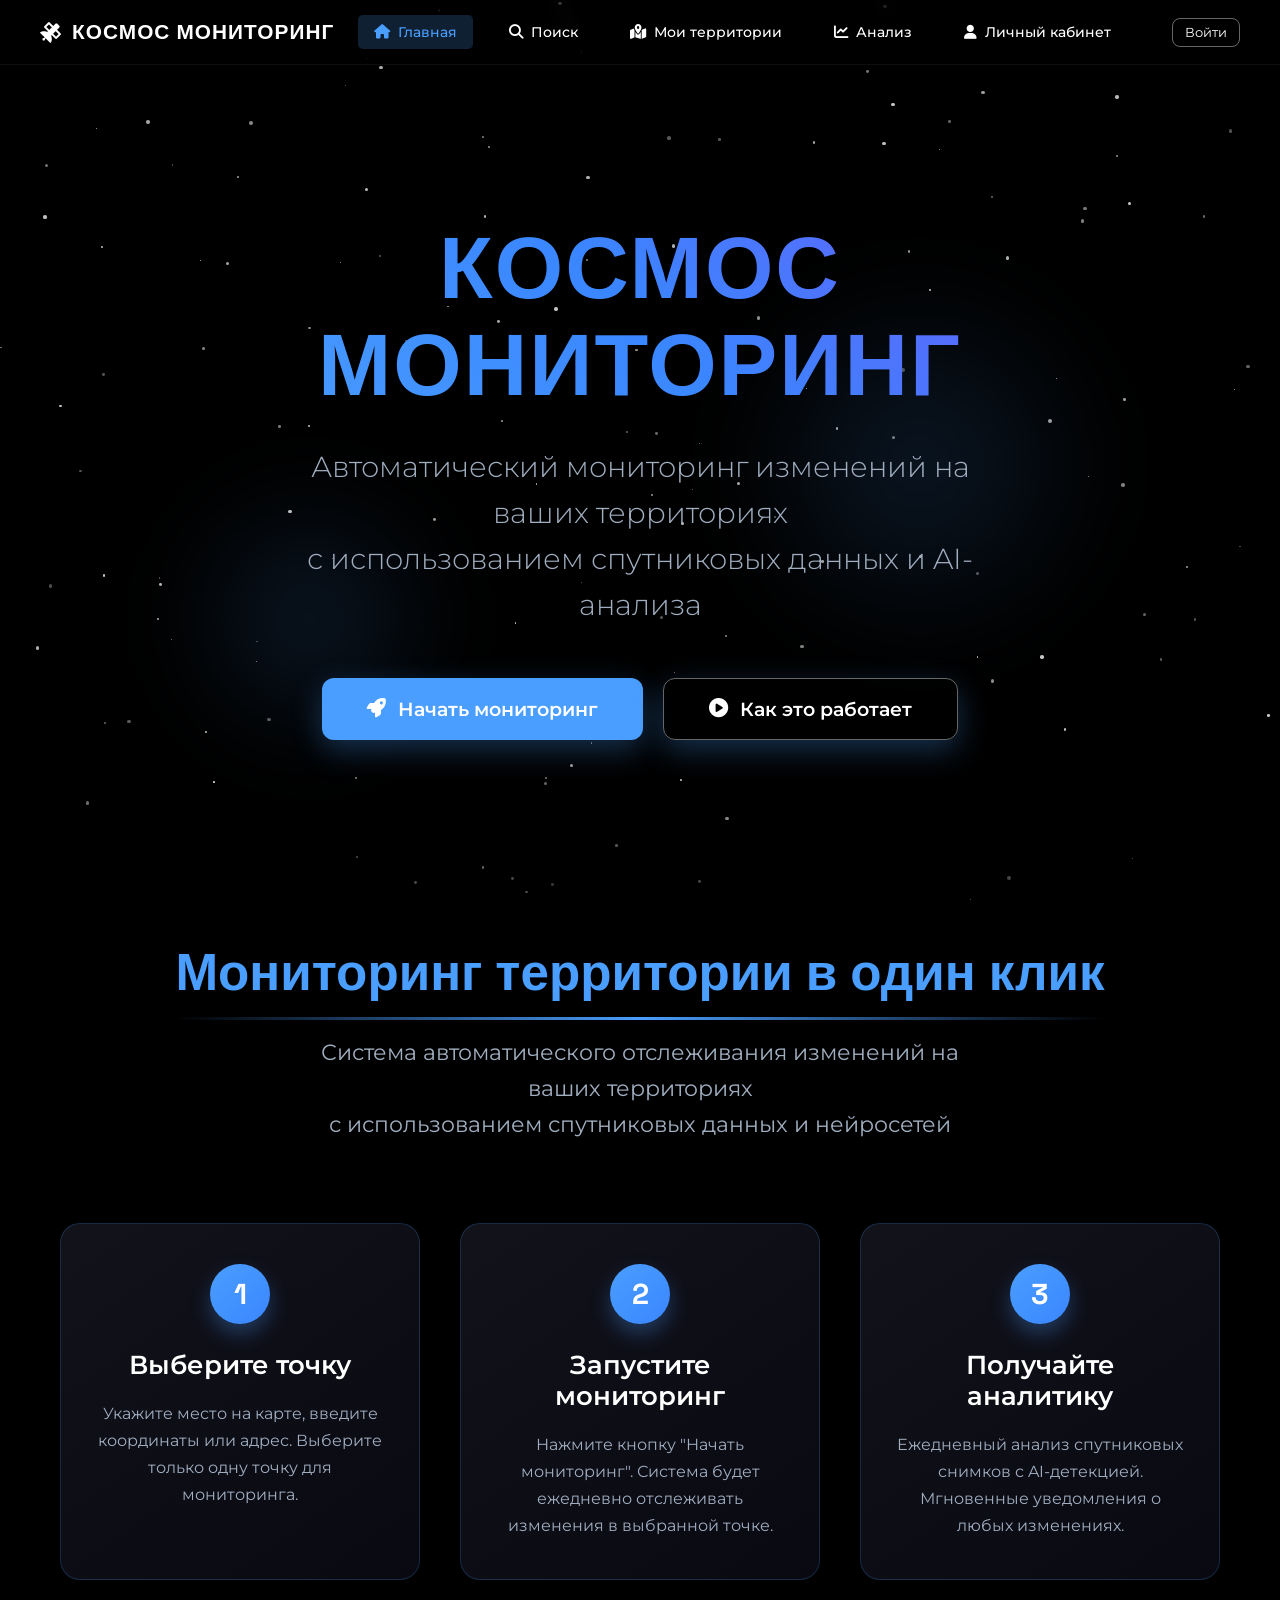
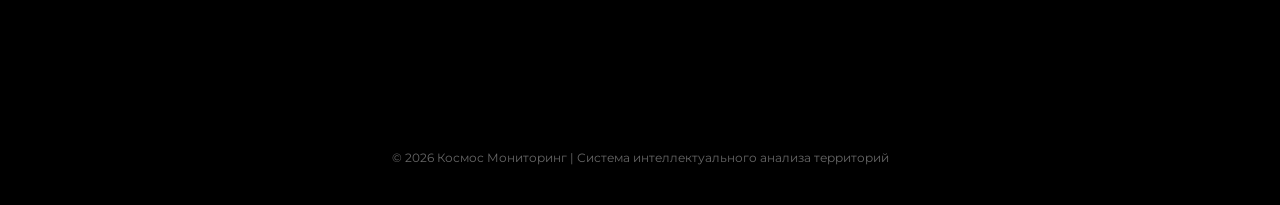
<file: frontend/index.html>
<!DOCTYPE html>
<html lang="ru">
<head>
    <meta charset="UTF-8">
    <meta name="viewport" content="width=device-width, initial-scale=1.0">
    <title>КОСМОС МОНИТОРИНГ | Space Intelligence</title>
    <link rel="stylesheet" href="https://cdnjs.cloudflare.com/ajax/libs/font-awesome/6.4.0/css/all.min.css">
    <link href="https://fonts.googleapis.com/css2?family=Montserrat:wght@300;400;600;700&family=Space+Grotesk:wght@300;500;700&display=swap" rel="stylesheet">
    <link rel="stylesheet" href="style.css">
    <style>
        .stars-container {
            position: fixed;
            inset: 0;
            z-index: -1;
            overflow: hidden;
            background: #000000;
        }

        .star {
            position: absolute;
            background: white;
            border-radius: 50%;
            opacity: 0.6;
            animation: twinkle 3s infinite alternate;
        }

        @keyframes twinkle {
            0% { opacity: 0.3; }
            100% { opacity: 1; }
        }

        /* Анимации для уведомлений */
        @keyframes slideIn {
            from { transform: translateX(100%); opacity: 0; }
            to { transform: translateX(0); opacity: 1; }
        }

        @keyframes slideOut {
            from { transform: translateX(0); opacity: 1; }
            to { transform: translateX(100%); opacity: 0; }
        }

        /* ИСПРАВЛЕННАЯ ГЕРОЙ-СЕКЦИЯ */
        .hero-section {
            min-height: 80vh;
            display: flex;
            align-items: center;
            justify-content: center;
            text-align: center;
            padding: 60px 20px;
            position: relative;
        }

        .hero-content {
            max-width: 900px;
            width: 100%;
            z-index: 2;
        }

        .hero-logo {
            font-family: 'Space Grotesk', sans-serif;
            font-size: clamp(3rem, 8vw, 5.5rem);
            font-weight: 700;
            line-height: 1.1;
            color: #ffffff;
            margin-bottom: 30px;
            letter-spacing: 2px;
            text-transform: uppercase;
            background: linear-gradient(45deg, #4a9eff, #3a86ff, #6a5af9);
            -webkit-background-clip: text;
            -webkit-text-fill-color: transparent;
            background-clip: text;
        }

        .hero-subtitle {
            font-size: clamp(1.2rem, 2.5vw, 1.8rem);
            color: #a0aec0;
            margin-bottom: 50px;
            line-height: 1.6;
            max-width: 700px;
            margin-left: auto;
            margin-right: auto;
            font-weight: 300;
        }

        .hero-buttons {
            display: flex;
            gap: 20px;
            justify-content: center;
            flex-wrap: wrap;
        }

        .btn-hero {
            padding: 18px 45px;
            font-size: 1.2rem;
            font-weight: 600;
            border-radius: 12px;
            transition: all 0.3s cubic-bezier(0.4, 0, 0.2, 1);
            display: inline-flex;
            align-items: center;
            gap: 12px;
            text-decoration: none;
            box-shadow: 0 10px 30px rgba(74, 158, 255, 0.3);
        }

        .btn-hero:hover {
            transform: translateY(-5px) scale(1.05);
            box-shadow: 0 20px 40px rgba(74, 158, 255, 0.4);
        }

        /* Декоративные элементы */
        .hero-decoration {
            position: absolute;
            width: 100%;
            height: 100%;
            top: 0;
            left: 0;
            pointer-events: none;
            z-index: 1;
            overflow: hidden;
        }

        .hero-orb {
            position: absolute;
            border-radius: 50%;
            background: radial-gradient(circle at center, rgba(74, 158, 255, 0.15) 0%, transparent 70%);
            filter: blur(40px);
        }

        .hero-orb-1 {
            width: 400px;
            height: 400px;
            top: 20%;
            right: 10%;
            animation: float 8s ease-in-out infinite;
        }

        .hero-orb-2 {
            width: 300px;
            height: 300px;
            bottom: 10%;
            left: 10%;
            animation: float 10s ease-in-out infinite reverse;
        }

        @keyframes float {
            0%, 100% { transform: translateY(0) scale(1); }
            50% { transform: translateY(-20px) scale(1.05); }
        }

        /* Секция "Как это работает" - УЛУЧШЕННАЯ */
        .how-it-works {
            padding: 100px 20px;
            background: rgba(0, 0, 0, 0.5);
            position: relative;
        }

        .section-title {
            font-family: 'Space Grotesk', sans-serif;
            font-size: clamp(2rem, 4vw, 3.5rem);
            text-align: center;
            margin-bottom: 30px;
            color: var(--accent-blue);
            position: relative;
            display: inline-block;
            left: 50%;
            transform: translateX(-50%);
        }

        .section-title::after {
            content: '';
            position: absolute;
            bottom: -15px;
            left: 0;
            width: 100%;
            height: 3px;
            background: linear-gradient(90deg, transparent, var(--accent-blue), transparent);
        }

        .section-subtitle {
            text-align: center;
            font-size: clamp(1.1rem, 2vw, 1.4rem);
            color: #a0aec0;
            margin-bottom: 80px;
            max-width: 700px;
            margin-left: auto;
            margin-right: auto;
            line-height: 1.6;
        }

        .steps {
            display: grid;
            grid-template-columns: repeat(auto-fit, minmax(300px, 1fr));
            gap: 40px;
            max-width: 1200px;
            margin: 0 auto;
        }

        .step {
            background: linear-gradient(145deg, rgba(20, 20, 30, 0.9), rgba(10, 10, 20, 0.9));
            padding: 40px 30px;
            border-radius: 20px;
            text-align: center;
            border: 1px solid rgba(74, 158, 255, 0.2);
            transition: all 0.4s cubic-bezier(0.4, 0, 0.2, 1);
            position: relative;
            overflow: hidden;
            backdrop-filter: blur(10px);
        }

        .step::before {
            content: '';
            position: absolute;
            top: 0;
            left: 0;
            width: 100%;
            height: 100%;
            background: linear-gradient(45deg, transparent, rgba(74, 158, 255, 0.1), transparent);
            transform: translateX(-100%);
            transition: transform 0.6s ease;
        }

        .step:hover::before {
            transform: translateX(100%);
        }

        .step:hover {
            transform: translateY(-15px);
            border-color: var(--accent-blue);
            box-shadow: 0 25px 50px rgba(0, 0, 0, 0.4);
        }

        .step-number {
            width: 60px;
            height: 60px;
            background: linear-gradient(135deg, var(--accent-blue), #3a86ff);
            border-radius: 50%;
            display: flex;
            align-items: center;
            justify-content: center;
            font-family: 'Space Grotesk', sans-serif;
            font-weight: 700;
            font-size: 1.8rem;
            color: white;
            margin: 0 auto 25px;
            box-shadow: 0 10px 20px rgba(74, 158, 255, 0.3);
            position: relative;
            z-index: 2;
        }

        .step h3 {
            font-size: 1.6rem;
            margin-bottom: 20px;
            color: #ffffff;
            font-weight: 600;
        }

        .step p {
            color: #a0aec0;
            line-height: 1.7;
            font-size: 1rem;
        }

        /* Отзывчивость */
        @media (max-width: 768px) {
            .hero-section {
                min-height: 70vh;
                padding: 40px 15px;
            }

            .hero-buttons {
                flex-direction: column;
                align-items: center;
            }

            .btn-hero {
                width: 100%;
                max-width: 300px;
                justify-content: center;
            }

            .steps {
                grid-template-columns: 1fr;
                gap: 30px;
            }

            .step {
                padding: 30px 20px;
            }
        }
    </style>
</head>
<body>
    <!-- Звездный фон -->
    <div class="stars-container" id="stars"></div>

    <!-- Шапка сайта -->
    <header>
        <div class="header-logo">
            <i class="fas fa-satellite"></i>
            КОСМОС МОНИТОРИНГ
        </div>
        <div class="header-actions">
            <nav class="nav-menu">
                <a href="index.html" class="active"><i class="fas fa-home"></i> Главная</a>
                <a href="search.html"><i class="fas fa-search"></i> Поиск</a>
                <a href="territories.html"><i class="fas fa-map-marked-alt"></i> Мои территории</a>
                <a href="analysis.html"><i class="fas fa-chart-line"></i> Анализ</a>
                <a href="cabinet.html"><i class="fas fa-user"></i> Личный кабинет</a>
            </nav>
            <div class="user-section">
                <span class="user-info" id="userInfo"></span>
                <button class="btn btn-outline btn-small" id="authBtn">Войти</button>
            </div>
            <div class="mobile-menu-btn">
                <i class="fas fa-bars"></i>
            </div>
        </div>
    </header>

    <!-- Модальное окно авторизации -->
    <div class="auth-modal" id="authModal">
        <div class="auth-container">
            <button class="auth-close" id="closeAuth">&times;</button>
            <div id="loginForm">
                <h2 class="auth-title">Вход</h2>
                <p class="auth-subtitle">Продолжите мониторинг территорий</p>
                <form id="loginFormElement">
                    <div class="form-group">
                        <label>Логин</label>
                        <input type="text" id="loginUsername" required placeholder="Введите ваш логин">
                    </div>
                    <div class="form-group">
                        <label>Пароль</label>
                        <input type="password" id="loginPassword" required>
                    </div>
                    <button type="submit" class="btn btn-primary" style="width: 100%; margin-top: 10px;">Войти</button>
                </form>
                <div class="auth-switch">
                    Нет аккаунта? <a href="#" id="switchToRegister">Зарегистрироваться</a>
                </div>
            </div>

            <div id="registerForm" style="display: none;">
                <h2 class="auth-title">Регистрация</h2>
                <p class="auth-subtitle">Начните мониторить территории уже сегодня</p>
                <form id="registerFormElement">
                    <div class="form-group">
                        <label>Логин</label>
                        <input type="text" id="registerUsername" required placeholder="Придумайте логин">
                    </div>
                    <div class="form-group">
                        <label>Пароль</label>
                        <input type="password" id="registerPassword" required>
                    </div>
                    <div class="form-group">
                        <label>Подтверждение пароля</label>
                        <input type="password" id="registerPasswordConfirm" required>
                    </div>
                    <button type="submit" class="btn btn-primary" style="width: 100%; margin-top: 10px;">Создать аккаунт</button>
                </form>
                <div class="auth-switch">
                    Уже есть аккаунт? <a href="#" id="switchToLogin">Войти</a>
                </div>
            </div>
        </div>
    </div>

    <main>
        <!-- Герой-секция - ИСПРАВЛЕННАЯ -->
        <section class="hero-section">
            <div class="hero-decoration">
                <div class="hero-orb hero-orb-1"></div>
                <div class="hero-orb hero-orb-2"></div>
            </div>

            <div class="hero-content">
                <h1 class="hero-logo">КОСМОС МОНИТОРИНГ</h1>
                <p class="hero-subtitle">
                    Автоматический мониторинг изменений на ваших территориях<br>
                    с использованием спутниковых данных и AI-анализа
                </p>
                <div class="hero-buttons">
                    <a href="search.html" class="btn btn-hero btn-primary">
                        <i class="fas fa-rocket"></i> Начать мониторинг
                    </a>
                    <a href="#how-it-works" class="btn btn-hero btn-outline">
                        <i class="fas fa-play-circle"></i> Как это работает
                    </a>
                </div>
            </div>
        </section>

        <!-- Секция "Как это работает" -->
        <section id="how-it-works" class="how-it-works">
            <h2 class="section-title">Мониторинг территории в один клик</h2>
            <p class="section-subtitle">
                Система автоматического отслеживания изменений на ваших территориях<br>
                с использованием спутниковых данных и нейросетей
            </p>

            <div class="steps">
                <div class="step">
                    <div class="step-number">1</div>
                    <h3>Выберите точку</h3>
                    <p>Укажите место на карте, введите координаты или адрес. Выберите только одну точку для мониторинга.</p>
                </div>

                <div class="step">
                    <div class="step-number">2</div>
                    <h3>Запустите мониторинг</h3>
                    <p>Нажмите кнопку "Начать мониторинг". Система будет ежедневно отслеживать изменения в выбранной точке.</p>
                </div>

                <div class="step">
                    <div class="step-number">3</div>
                    <h3>Получайте аналитику</h3>
                    <p>Ежедневный анализ спутниковых снимков с AI-детекцией. Мгновенные уведомления о любых изменениях.</p>
                </div>
            </div>
        </section>
    </main>

    <footer>© 2026 Космос Мониторинг | Система интеллектуального анализа территорий</footer>

    <script src="script.js"></script>
    <script>
        // Специфичная инициализация для главной страницы
        function pageSpecificInit() {
            console.log('Инициализация главной страницы');

            // Плавная прокрутка к секции "Как это работает"
            const learnMoreBtn = document.querySelector('a[href="#how-it-works"]');
            if (learnMoreBtn) {
                learnMoreBtn.addEventListener('click', function(e) {
                    e.preventDefault();
                    const section = document.getElementById('how-it-works');
                    if (section) {
                        section.scrollIntoView({
                            behavior: 'smooth',
                            block: 'start'
                        });
                    }
                });
            }
        }

        // Если DOM уже загружен, запускаем инициализацию
        if (document.readyState === 'loading') {
            document.addEventListener('DOMContentLoaded', function() {
                pageSpecificInit();
            });
        } else {
            pageSpecificInit();
        }
    </script>
</body>
</html>
</file>
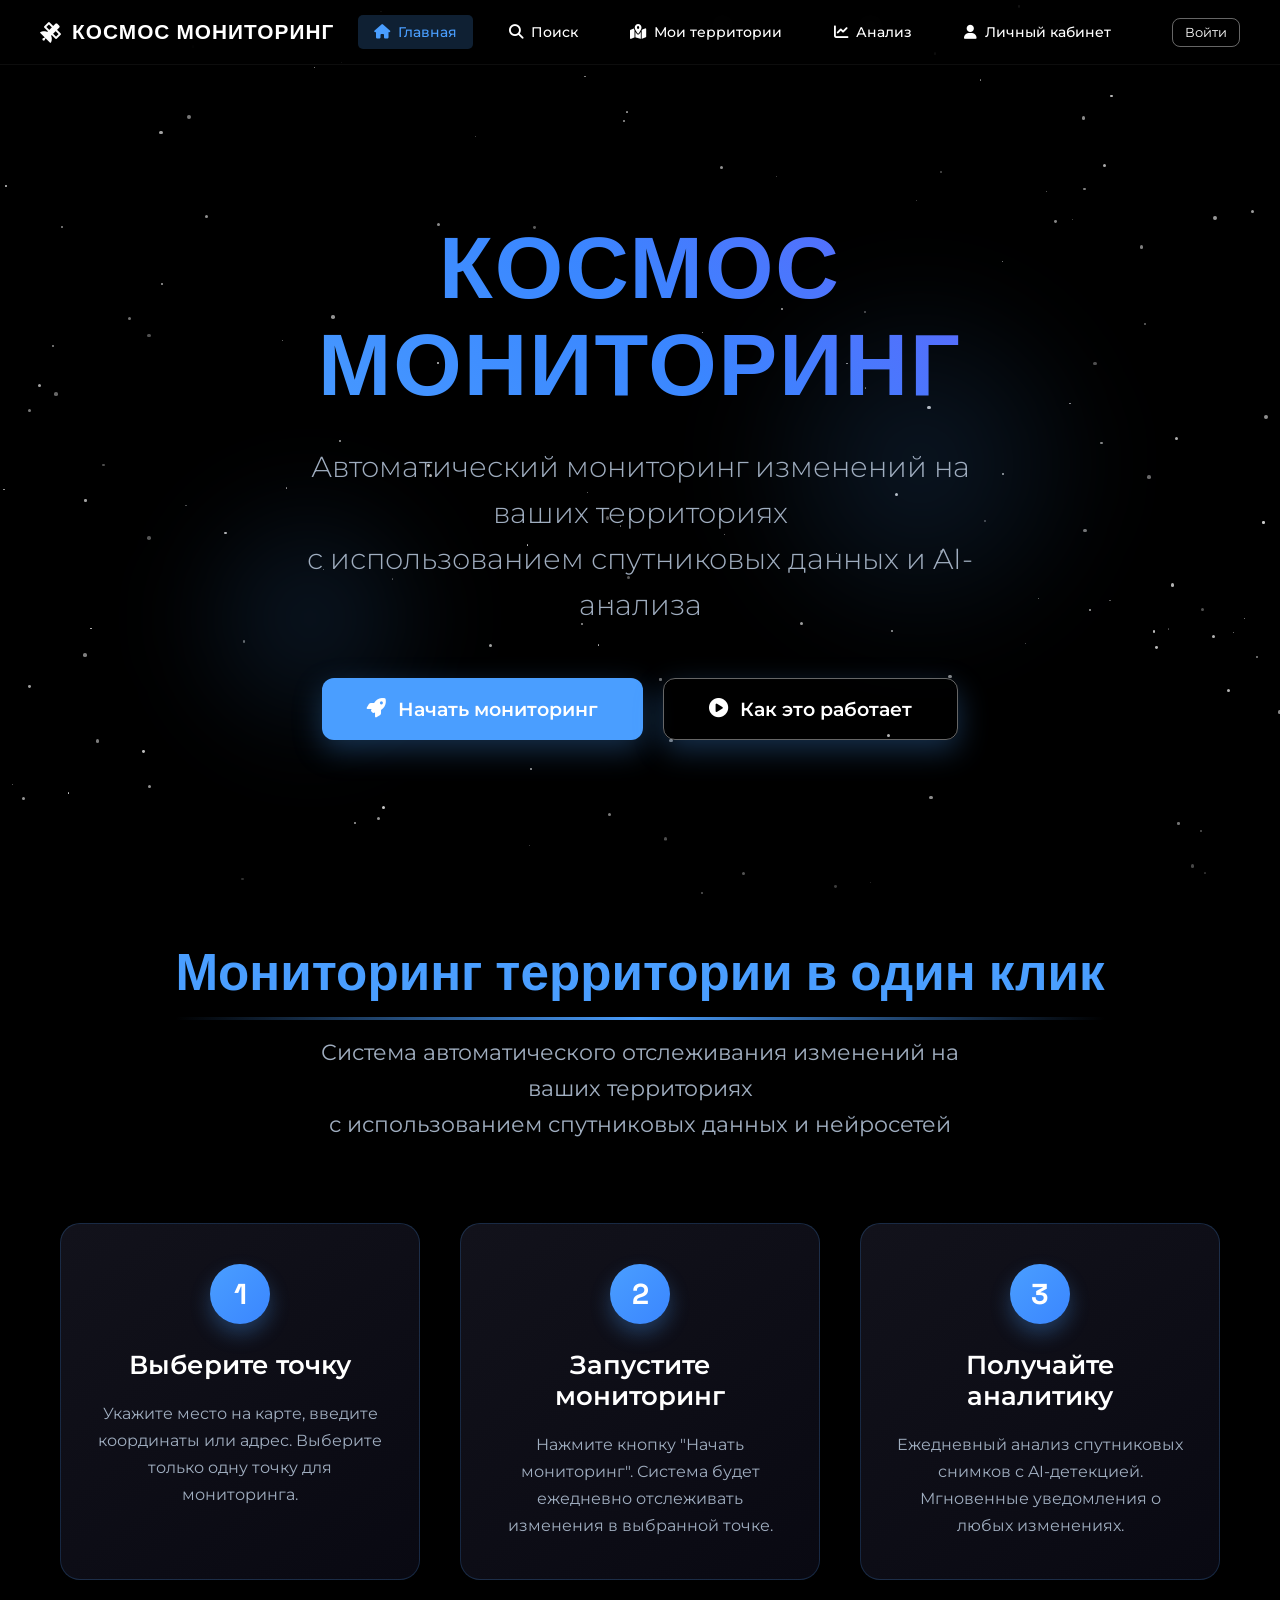
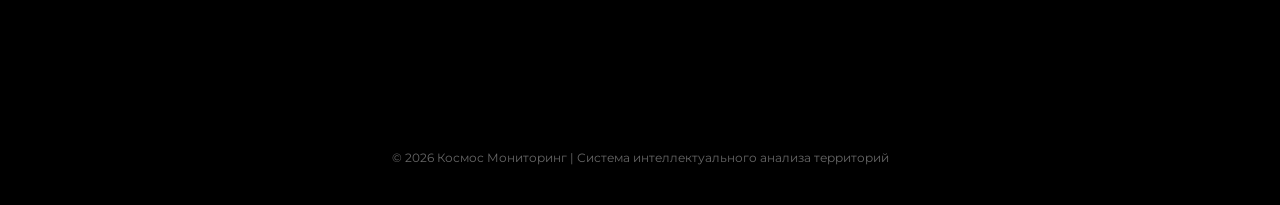
<file: frontend/cabinet.html>
<!DOCTYPE html>
<html lang="ru">
<head>
    <meta charset="UTF-8">
    <meta name="viewport" content="width=device-width, initial-scale=1.0">
    <title>Личный кабинет | Космос Мониторинг</title>
    <link rel="stylesheet" href="https://cdnjs.cloudflare.com/ajax/libs/font-awesome/6.4.0/css/all.min.css">
    <link href="https://fonts.googleapis.com/css2?family=Montserrat:wght@300;400;600;700&family=Space+Grotesk:wght@300;500;700&display=swap" rel="stylesheet">
    <link rel="stylesheet" href="style.css">
    <style>
        main {
            padding: 100px 40px 40px;
            max-width: 900px;
            margin: 0 auto;
        }

        @media (max-width: 768px) {
            main {
                padding: 80px 20px 20px;
            }
        }

        .page-header {
            margin-bottom: 40px;
        }

        .page-title {
            font-family: 'Space Grotesk', sans-serif;
            font-size: 2rem;
            color: var(--accent-blue);
            margin-bottom: 10px;
        }

        .page-subtitle {
            font-size: 1.1rem;
            color: #a0aec0;
        }

        .stars-container {
            position: fixed;
            inset: 0;
            z-index: -1;
            overflow: hidden;
            background: #000000;
        }

        .star {
            position: absolute;
            background: white;
            border-radius: 50%;
            opacity: 0.6;
            animation: twinkle 3s infinite alternate;
        }

        @keyframes twinkle {
            0% { opacity: 0.3; }
            100% { opacity: 1; }
        }

        .cabinet-container {
            display: flex;
            flex-direction: column;
            gap: 30px;
        }

        .user-card {
            background: var(--glass);
            border-radius: 16px;
            padding: 30px;
            border: 1px solid var(--glass-border);
            text-align: center;
        }

        .user-avatar {
            width: 100px;
            height: 100px;
            border-radius: 50%;
            background: linear-gradient(45deg, var(--accent-blue), #3a86ff);
            margin: 0 auto 20px;
            display: flex;
            align-items: center;
            justify-content: center;
            font-size: 2.5rem;
            color: white;
        }

        .user-name {
            font-size: 1.5rem;
            font-weight: 600;
            margin-bottom: 5px;
            color: white;
        }

        .user-login {
            color: var(--accent-blue);
            font-family: 'Space Grotesk', monospace;
            margin-bottom: 20px;
            font-size: 1.1rem;
        }

        .user-stats {
            display: flex;
            justify-content: space-around;
            margin-top: 25px;
            padding-top: 25px;
            border-top: 1px solid var(--glass-border);
        }

        .stat-item {
            text-align: center;
        }

        .stat-value {
            font-size: 1.5rem;
            font-weight: 700;
            color: var(--accent-blue);
            display: block;
        }

        .stat-label {
            font-size: 0.85rem;
            color: #a0aec0;
        }

        .email-section {
            background: var(--glass);
            border-radius: 16px;
            padding: 30px;
            border: 1px solid var(--glass-border);
        }

        .section-title {
            color: var(--accent-blue);
            font-size: 1.3rem;
            margin-bottom: 25px;
            display: flex;
            align-items: center;
            gap: 10px;
        }

        .form-group {
            margin-bottom: 20px;
        }

        .form-group label {
            display: block;
            margin-bottom: 8px;
            color: #a0aec0;
            font-size: 0.9rem;
        }

        .form-group input {
            width: 100%;
            padding: 12px 16px;
            background: rgba(0, 0, 0, 0.5);
            border: 1px solid var(--glass-border);
            border-radius: 8px;
            color: white;
            font-size: 0.95rem;
            transition: border-color 0.3s;
        }

        .form-group input:focus {
            outline: none;
            border-color: var(--accent-blue);
        }

        .btn-save {
            background: var(--accent-green);
            color: white;
            border: none;
            padding: 12px 30px;
            border-radius: 8px;
            cursor: pointer;
            font-weight: 600;
            transition: all 0.3s;
            display: inline-flex;
            align-items: center;
            gap: 8px;
            font-size: 0.95rem;
        }

        .btn-save:hover {
            background: #0da371;
            transform: translateY(-2px);
        }

        .email-list-section {
            background: var(--glass);
            border-radius: 16px;
            padding: 30px;
            border: 1px solid var(--glass-border);
        }

        .email-list {
            max-height: 300px;
            overflow-y: auto;
            margin-top: 20px;
        }

        .email-item {
            background: rgba(0, 0, 0, 0.4);
            border-radius: 10px;
            padding: 15px;
            margin-bottom: 10px;
            border: 1px solid var(--glass-border);
            display: flex;
            justify-content: space-between;
            align-items: center;
        }

        .email-info {
            flex: 1;
        }

        .email-address {
            font-weight: 600;
            color: white;
            margin-bottom: 5px;
            font-size: 1rem;
        }

        .email-date {
            font-size: 0.85rem;
            color: #a0aec0;
        }

        .primary-badge {
            background: rgba(74, 158, 255, 0.2);
            color: var(--accent-blue);
            padding: 3px 10px;
            border-radius: 12px;
            font-size: 0.75rem;
            font-weight: 600;
            margin-left: 10px;
        }

        .email-actions {
            display: flex;
            gap: 8px;
        }

        .btn-icon {
            width: 36px;
            height: 36px;
            border-radius: 8px;
            border: none;
            background: rgba(255, 255, 255, 0.1);
            color: white;
            cursor: pointer;
            display: flex;
            align-items: center;
            justify-content: center;
            transition: all 0.3s;
        }

        .btn-icon:hover {
            background: var(--accent-red);
        }

        .btn-icon.success:hover {
            background: var(--accent-green);
        }

        .message {
            padding: 12px 20px;
            border-radius: 8px;
            margin-top: 15px;
            display: none;
        }

        .message.success {
            background: rgba(16, 185, 129, 0.2);
            border: 1px solid var(--accent-green);
            color: var(--accent-green);
            display: block;
        }

        .message.error {
            background: rgba(255, 68, 68, 0.2);
            border: 1px solid var(--accent-red);
            color: var(--accent-red);
            display: block;
        }

        .profile-info {
            background: var(--glass);
            border-radius: 16px;
            padding: 30px;
            border: 1px solid var(--glass-border);
            margin-bottom: 30px;
        }

        .info-grid {
            display: grid;
            grid-template-columns: repeat(auto-fit, minmax(250px, 1fr));
            gap: 20px;
            margin-top: 20px;
        }

        .info-item {
            background: rgba(0, 0, 0, 0.4);
            padding: 15px;
            border-radius: 8px;
            border: 1px solid var(--glass-border);
        }

        .info-label {
            color: #a0aec0;
            font-size: 0.85rem;
            margin-bottom: 5px;
            display: flex;
            align-items: center;
            gap: 8px;
        }

        .info-value {
            color: white;
            font-size: 1.1rem;
            font-weight: 500;
            font-family: 'Space Grotesk', sans-serif;
        }

        .logout-section {
            text-align: center;
            margin-top: 30px;
        }

        .btn-logout {
            background: rgba(255, 68, 68, 0.2);
            border: 1px solid var(--accent-red);
            color: var(--accent-red);
            padding: 10px 25px;
            border-radius: 8px;
            cursor: pointer;
            font-weight: 500;
            transition: all 0.3s;
            display: inline-flex;
            align-items: center;
            gap: 8px;
        }

        .btn-logout:hover {
            background: var(--accent-red);
            color: white;
        }

        .user-avatar img {
            width: 100%;
            height: 100%;
            border-radius: 50%;
            object-fit: cover;
        }
    </style>
</head>
<body>
    <div class="stars-container" id="stars"></div>

    <header>
        <div class="header-logo">
            <i class="fas fa-satellite"></i>
            КОСМОС МОНИТОРИНГ
        </div>
        <div class="header-actions">
            <nav class="nav-menu">
                <a href="index.html"><i class="fas fa-home"></i> Главная</a>
                <a href="search.html"><i class="fas fa-search"></i> Поиск</a>
                <a href="territories.html"><i class="fas fa-map-marked-alt"></i> Мои территории</a>
                <a href="analysis.html"><i class="fas fa-chart-line"></i> Анализ</a>
                <a href="cabinet.html" class="active"><i class="fas fa-user"></i> Личный кабинет</a>
            </nav>
            <div class="user-section">
                <span class="user-info" id="userInfo"></span>
                <button class="btn btn-outline btn-small" id="authBtn">Войти</button>
            </div>
            <div class="mobile-menu-btn">
                <i class="fas fa-bars"></i>
            </div>
        </div>
    </header>

    <div class="auth-modal" id="authModal">
        <div class="auth-container">
            <button class="auth-close" id="closeAuth">&times;</button>
            <div id="loginForm">
                <h2 class="auth-title">Вход</h2>
                <p class="auth-subtitle">Продолжите мониторинг территорий</p>
                <form id="loginFormElement">
                    <div class="form-group">
                        <label>Логин</label>
                        <input type="text" id="loginUsername" required placeholder="Введите ваш логин">
                    </div>
                    <div class="form-group">
                        <label>Пароль</label>
                        <input type="password" id="loginPassword" required>
                    </div>
                    <button type="submit" class="btn btn-primary" style="width: 100%; margin-top: 10px;">Войти</button>
                </form>
                <div class="auth-switch">
                    Нет аккаунта? <a href="#" id="switchToRegister">Зарегистрироваться</a>
                </div>
            </div>

            <div id="registerForm" style="display: none;">
                <h2 class="auth-title">Регистрация</h2>
                <p class="auth-subtitle">Начните мониторить территории уже сегодня</p>
                <form id="registerFormElement">
                    <div class="form-group">
                        <label>Логин</label>
                        <input type="text" id="registerUsername" required placeholder="Придумайте логин">
                    </div>
                    <div class="form-group">
                        <label>Пароль</label>
                        <input type="password" id="registerPassword" required>
                    </div>
                    <div class="form-group">
                        <label>Подтверждение пароля</label>
                        <input type="password" id="registerPasswordConfirm" required>
                    </div>
                    <button type="submit" class="btn btn-primary" style="width: 100%; margin-top: 10px;">Создать аккаунт</button>
                </form>
                <div class="auth-switch">
                    Уже есть аккаунт? <a href="#" id="switchToLogin">Войти</a>
                </div>
            </div>
        </div>
    </div>

    <main>
        <div class="page-header">
            <h1 class="page-title">Личный кабинет</h1>
            <p class="page-subtitle">Управление вашими данными и настройками уведомлений</p>
        </div>

        <div class="cabinet-container">
            <div class="user-card">
                <div class="user-avatar" id="userAvatar">
                    <i class="fas fa-user-astronaut"></i>
                </div>
                <div class="user-name" id="displayName">Пользователь</div>
                <div class="user-login" id="displayLogin">@user</div>

                <div class="user-stats">
                    <div class="stat-item">
                        <span class="stat-value" id="territoriesCount">0</span>
                        <span class="stat-label">Территорий</span>
                    </div>
                    <div class="stat-item">
                        <span class="stat-value" id="activeMonitoring">0</span>
                        <span class="stat-label">Активных</span>
                    </div>
                    <div class="stat-item">
                        <span class="stat-value" id="emailCount">0</span>
                        <span class="stat-label">Email для уведомлений</span>
                    </div>
                </div>
            </div>

            <div class="profile-info">
                <h3 class="section-title">
                    <i class="fas fa-user-circle"></i> Информация о профиле
                </h3>

                <div class="info-grid">
                    <div class="info-item">
                        <div class="info-label">
                            <i class="fas fa-user"></i> Логин
                        </div>
                        <div class="info-value" id="profileUsername">—</div>
                    </div>
                    <div class="info-item">
                        <div class="info-label">
                            <i class="fas fa-calendar-plus"></i> Дата регистрации
                        </div>
                        <div class="info-value" id="registrationDate">—</div>
                    </div>
                    <div class="info-item">
                        <div class="info-label">
                            <i class="fas fa-envelope"></i> Основной email для уведомлений
                        </div>
                        <div class="info-value" id="primaryEmail">Не указан</div>
                    </div>
                </div>
            </div>

            <div class="email-section">
                <h3 class="section-title">
                    <i class="fas fa-plus-circle"></i> Добавить почту для уведомлений
                </h3>

                <div class="form-group">
                    <label>Email для получения результатов анализа</label>
                    <input type="email" id="notificationEmail" placeholder="example@email.com">
                    <small style="color: #a0aec0; font-size: 0.85rem; margin-top: 5px; display: block;">
                        На этот адрес будут приходить уведомления об обнаруженных изменениях на ваших территориях
                    </small>
                </div>

                <button class="btn-save" onclick="addNotificationEmail()">
                    <i class="fas fa-plus"></i> Добавить email
                </button>
                <div id="emailMessage" class="message"></div>
            </div>

            <div class="email-list-section">
                <h3 class="section-title">
                    <i class="fas fa-list"></i> Мои email для уведомлений
                </h3>

                <div class="email-list" id="emailList">
                    <div style="text-align: center; padding: 30px; color: #a0aec0;">
                        <i class="fas fa-envelope" style="font-size: 3rem; margin-bottom: 15px; opacity: 0.3;"></i>
                        <p>У вас еще нет добавленных email для уведомлений</p>
                        <p style="font-size: 0.9rem; margin-top: 10px;">Добавьте email, чтобы получать уведомления о изменениях</p>
                    </div>
                </div>
            </div>

            <div class="logout-section">
                <button class="btn-logout" onclick="logout()">
                    <i class="fas fa-sign-out-alt"></i> Выйти из аккаунта
                </button>
            </div>
        </div>
    </main>

    <footer>© 2026 Космос Мониторинг | Система интеллектуального анализа территорий</footer>

    <script src="script.js"></script>
    <script>
        function pageSpecificInit() {
            console.log('Инициализация личного кабинета...');

            if (!currentUser) {
                window.location.href = 'index.html';
                return;
            }

            loadUserData();
            initEmailInput();
        }

        async function loadUserData() {
            if (!currentUser) return;

            try {
                // Пытаемся загрузить данные с сервера
                const response = await fetch(`/api/user/info?username=${currentUser.username}`, {
                    credentials: 'include'
                });

                if (response.ok) {
                    const data = await response.json();
                    if (data.success && data.user) {
                        const user = data.user;

                        document.getElementById('profileUsername').textContent = user.username || '—';
                        document.getElementById('registrationDate').textContent =
                            user.created_at ? new Date(user.created_at).toLocaleDateString('ru-RU') : '—';

                        const displayName = user.username;
                        document.getElementById('displayName').textContent = displayName;
                        document.getElementById('displayLogin').textContent = '@' + user.username;

                        // Загружаем email из базы данных
                        await loadNotificationEmails();
                        await updateUserStats();
                        return;
                    }
                }
            } catch (error) {
                console.error('Ошибка загрузки данных с сервера:', error);
            }

            // Запасной вариант - используем localStorage
            const user = users.find(u => u.username === currentUser.username);
            if (user) {
                document.getElementById('profileUsername').textContent = user.username || '—';
                document.getElementById('registrationDate').textContent =
                    user.createdAt ? new Date(user.createdAt).toLocaleDateString('ru-RU') : '—';

                const displayName = user.username;
                document.getElementById('displayName').textContent = displayName;
                document.getElementById('displayLogin').textContent = '@' + user.username;

                loadNotificationEmails();
                updateUserStats();
            }
        }

        async function updateUserStats() {
            // Обновляем статистику территорий
            const userTerritories = savedTerritories.filter(t =>
                t.user === currentUser.username || t.user === currentUser.login
            );

            const activeMonitoring = monitoringData.filter(m =>
                m.status === 'active' &&
                userTerritories.some(t => t.id === m.territoryId)
            ).length;

            try {
                // Получаем количество email с сервера
                const response = await fetch(`/api/user/emails?username=${currentUser.username}`, {
                    credentials: 'include'
                });

                let emailCount = 0;
                let primaryEmail = null;

                if (response.ok) {
                    const data = await response.json();
                    if (data.success && data.emails) {
                        emailCount = data.emails.length;
                        primaryEmail = data.emails.find(e => e.isPrimary);

                        if (primaryEmail) {
                            document.getElementById('primaryEmail').textContent = primaryEmail.address;
                        } else if (data.emails.length > 0) {
                            document.getElementById('primaryEmail').textContent = data.emails[0].address;
                        } else {
                            document.getElementById('primaryEmail').textContent = 'Не указан';
                        }
                    }
                }

                document.getElementById('territoriesCount').textContent = userTerritories.length;
                document.getElementById('activeMonitoring').textContent = activeMonitoring;
                document.getElementById('emailCount').textContent = emailCount;

            } catch (error) {
                console.error('Ошибка получения статистики email:', error);
                // Используем localStorage как запасной вариант
                const user = users.find(u => u.username === currentUser.username);
                const emailCount = user?.notificationEmails?.length || 0;

                document.getElementById('territoriesCount').textContent = userTerritories.length;
                document.getElementById('activeMonitoring').textContent = activeMonitoring;
                document.getElementById('emailCount').textContent = emailCount;
            }
        }

        async function loadNotificationEmails() {
            const emailList = document.getElementById('emailList');

            try {
                // Запрашиваем email'ы с сервера
                const response = await fetch(`/api/user/emails?username=${currentUser.username}`, {
                    credentials: 'include'
                });

                if (!response.ok) {
                    throw new Error('Не удалось загрузить email адреса');
                }

                const data = await response.json();

                if (!data.success || !data.emails || data.emails.length === 0) {
                    emailList.innerHTML = `
                        <div style="text-align: center; padding: 30px; color: #a0aec0;">
                            <i class="fas fa-envelope" style="font-size: 3rem; margin-bottom: 15px; opacity: 0.3;"></i>
                            <p>У вас еще нет добавленных email для уведомлений</p>
                            <p style="font-size: 0.9rem; margin-top: 10px;">Добавьте email, чтобы получать уведомления о изменениях</p>
                        </div>
                    `;
                    return;
                }

                let html = '';
                data.emails.forEach((email, index) => {
                    const isPrimary = email.isPrimary;
                    const addedDate = new Date(email.addedAt);

                    html += `
                        <div class="email-item">
                            <div class="email-info">
                                <div class="email-address">
                                    ${email.address}
                                    ${isPrimary ? '<span class="primary-badge">Основной</span>' : ''}
                                </div>
                                <div class="email-date">Добавлен: ${addedDate.toLocaleDateString('ru-RU')} ${addedDate.toLocaleTimeString('ru-RU', {hour:'2-digit', minute:'2-digit'})}</div>
                            </div>
                            <div class="email-actions">
                                ${!isPrimary ? `
                                    <button class="btn-icon success" onclick="makePrimaryEmail('${email.address}')" title="Сделать основным">
                                        <i class="fas fa-star"></i>
                                    </button>
                                ` : ''}
                                <button class="btn-icon" onclick="removeNotificationEmail('${email.address}')" title="Удалить">
                                    <i class="fas fa-trash"></i>
                                </button>
                            </div>
                        </div>
                    `;
                });

                emailList.innerHTML = html;

            } catch (error) {
                console.error('Ошибка загрузки email адресов:', error);
                // Запасной вариант - используем localStorage
                const user = users.find(u => u.username === currentUser.username);
                const emailList = document.getElementById('emailList');

                if (!user || !user.notificationEmails || user.notificationEmails.length === 0) {
                    emailList.innerHTML = `
                        <div style="text-align: center; padding: 30px; color: #a0aec0;">
                            <i class="fas fa-envelope" style="font-size: 3rem; margin-bottom: 15px; opacity: 0.3;"></i>
                            <p>У вас еще нет добавленных email для уведомлений</p>
                            <p style="font-size: 0.9rem; margin-top: 10px;">Добавьте email, чтобы получать уведомления о изменениях</p>
                        </div>
                    `;
                    return;
                }

                let html = '';
                user.notificationEmails.forEach((email, index) => {
                    const isPrimary = email.isPrimary;
                    const addedDate = new Date(email.addedAt);

                    html += `
                        <div class="email-item">
                            <div class="email-info">
                                <div class="email-address">
                                    ${email.address}
                                    ${isPrimary ? '<span class="primary-badge">Основной</span>' : ''}
                                </div>
                                <div class="email-date">Добавлен: ${addedDate.toLocaleDateString('ru-RU')} ${addedDate.toLocaleTimeString('ru-RU', {hour:'2-digit', minute:'2-digit'})}</div>
                            </div>
                            <div class="email-actions">
                                ${!isPrimary ? `
                                    <button class="btn-icon success" onclick="makePrimaryEmail('${email.address}')" title="Сделать основным">
                                        <i class="fas fa-star"></i>
                                    </button>
                                ` : ''}
                                <button class="btn-icon" onclick="removeNotificationEmail('${email.address}')" title="Удалить">
                                    <i class="fas fa-trash"></i>
                                </button>
                            </div>
                        </div>
                    `;
                });

                emailList.innerHTML = html;
            }
        }

        function initEmailInput() {
            const emailInput = document.getElementById('notificationEmail');
            if (emailInput) {
                emailInput.addEventListener('keypress', function(e) {
                    if (e.key === 'Enter') {
                        addNotificationEmail();
                    }
                });
            }
        }

        function addNotificationEmail() {
            const emailInput = document.getElementById('notificationEmail');
            const email = emailInput.value.trim();
            const messageEl = document.getElementById('emailMessage');

            messageEl.textContent = '';
            messageEl.className = 'message';

            if (!email) {
                messageEl.textContent = 'Введите email';
                messageEl.className = 'message error';
                return;
            }

            const emailRegex = /^[^\s@]+@[^\s@]+\.[^\s@]+$/;
            if (!emailRegex.test(email)) {
                messageEl.textContent = 'Введите корректный email';
                messageEl.className = 'message error';
                return;
            }

            // СОХРАНЯЕМ НА СЕРВЕРЕ
            saveEmailToServer(email);
        }

        // Новая функция для сохранения на сервере
        async function saveEmailToServer(email) {
            const messageEl = document.getElementById('emailMessage');

            try {
                const response = await fetch('/api/user/save-email', {
                    method: 'POST',
                    headers: {
                        'Content-Type': 'application/json'
                    },
                    credentials: 'include',
                    body: JSON.stringify({
                        email: email,
                        username: currentUser.username
                    })
                });

                const data = await response.json();

                if (data.success) {
                    messageEl.textContent = 'Email успешно сохранен!';
                    messageEl.className = 'message success';

                    // Обновляем список email
                    await loadNotificationEmails();
                    await updateUserStats();

                    // Очищаем поле
                    document.getElementById('notificationEmail').value = '';
                } else {
                    messageEl.textContent = 'Ошибка: ' + data.message;
                    messageEl.className = 'message error';
                }

            } catch (error) {
                console.error('Ошибка сохранения email:', error);
                messageEl.textContent = 'Ошибка сети при сохранении email';
                messageEl.className = 'message error';
            }
        }

        // Функция для удаления email (использует серверный API)
        async function removeNotificationEmail(emailAddress) {
            if (!confirm('Вы уверены, что хотите удалить этот email?')) {
                return;
            }

            try {
                const response = await fetch('/api/user/remove-email', {
                    method: 'POST',
                    headers: {
                        'Content-Type': 'application/json'
                    },
                    credentials: 'include',
                    body: JSON.stringify({
                        email: emailAddress,
                        username: currentUser.username
                    })
                });

                const data = await response.json();

                if (data.success) {
                    showNotification('Email удален', 'success');
                    await loadNotificationEmails();
                    await updateUserStats();
                } else {
                    showNotification('Ошибка: ' + data.message, 'error');
                }
            } catch (error) {
                console.error('Ошибка удаления email:', error);
                showNotification('Ошибка удаления email', 'error');
            }
        }

        // Функция для установки основного email (использует серверный API)
        async function makePrimaryEmail(emailAddress) {
            try {
                const response = await fetch('/api/user/set-primary-email', {
                    method: 'POST',
                    headers: {
                        'Content-Type': 'application/json'
                    },
                    credentials: 'include',
                    body: JSON.stringify({
                        email: emailAddress,
                        username: currentUser.username
                    })
                });

                const data = await response.json();

                if (data.success) {
                    showNotification('Основной email изменен', 'success');
                    await loadNotificationEmails();
                    await updateUserStats();
                } else {
                    showNotification('Ошибка: ' + data.message, 'error');
                }
            } catch (error) {
                console.error('Ошибка изменения основного email:', error);
                showNotification('Ошибка изменения email', 'error');
            }
        }

        function logout() {
            if (confirm('Вы уверены, что хотите выйти?')) {
                currentUser = null;
                localStorage.removeItem('currentUser');
                window.location.href = 'index.html';
            }
        }

        if (document.readyState === 'loading') {
            document.addEventListener('DOMContentLoaded', function() {
                pageSpecificInit();
            });
        } else {
            pageSpecificInit();
        }
    </script>
</body>
</html>
</file>
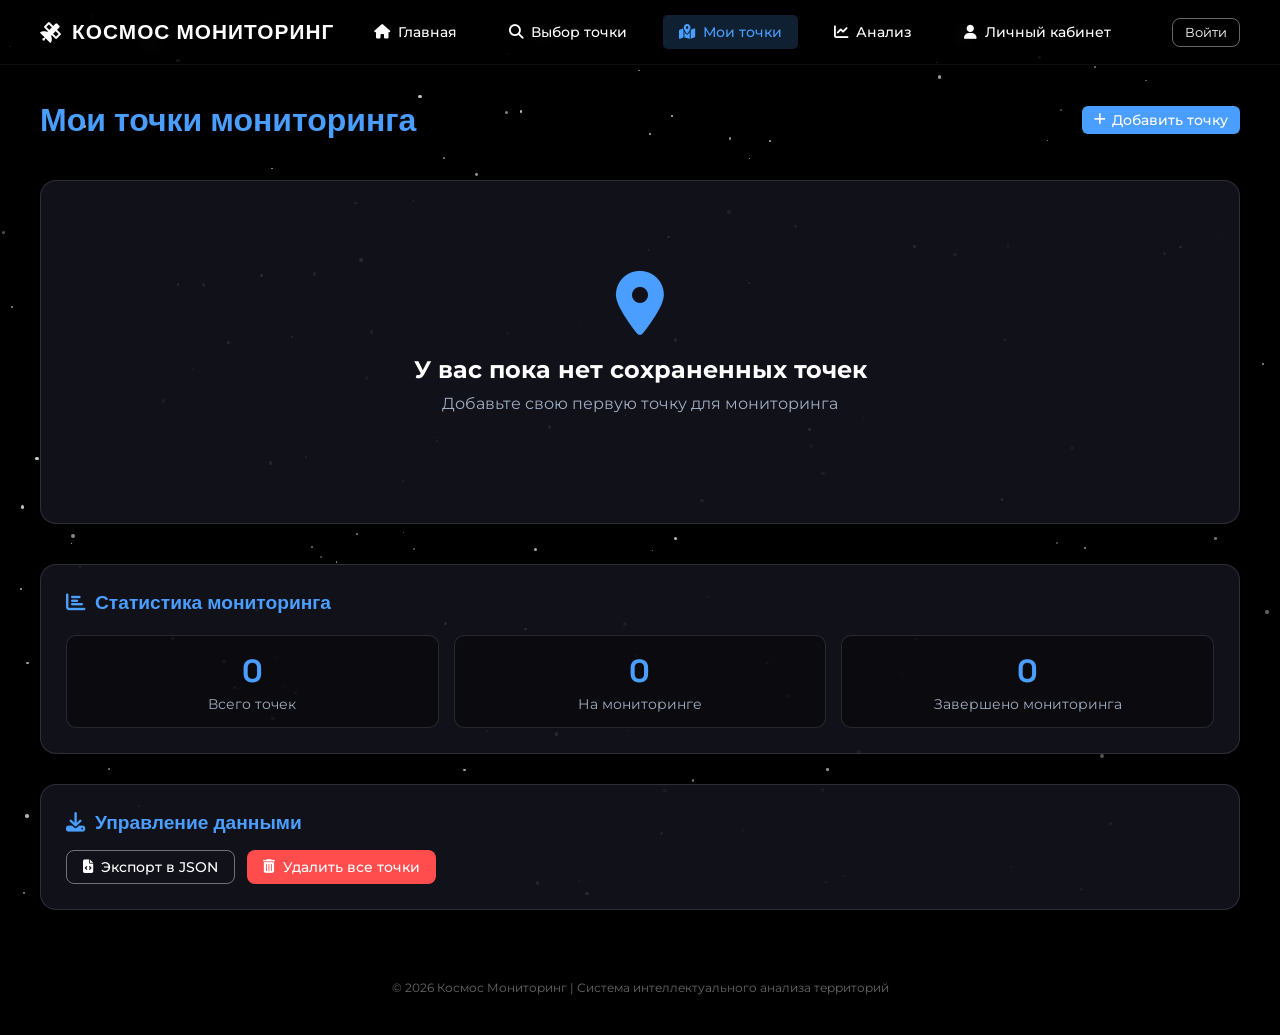
<file: frontend/territories.html>
<!DOCTYPE html>
<html lang="ru">
<head>
    <meta charset="UTF-8">
    <meta name="viewport" content="width=device-width, initial-scale=1.0">
    <title>Мои точки | Космос Мониторинг</title>
    <link rel="stylesheet" href="https://cdnjs.cloudflare.com/ajax/libs/font-awesome/6.4.0/css/all.min.css">
    <link href="https://fonts.googleapis.com/css2?family=Montserrat:wght@300;400;600;700&family=Space+Grotesk:wght@300;500;700&display=swap" rel="stylesheet">
    <link rel="stylesheet" href="style.css">
    <style>
        main {
            padding: 100px 40px 40px;
        }

        @media (max-width: 768px) {
            main {
                padding: 80px 20px 20px;
            }
        }

        .page-header {
            margin-bottom: 40px;
            display: flex;
            justify-content: space-between;
            align-items: center;
            flex-wrap: wrap;
            gap: 20px;
        }

        .page-title {
            font-family: 'Space Grotesk', sans-serif;
            font-size: 2rem;
            color: var(--accent-blue);
        }

        .stars-container {
            position: fixed;
            inset: 0;
            z-index: -1;
            overflow: hidden;
            background: #000000;
        }

        .star {
            position: absolute;
            background: white;
            border-radius: 50%;
            opacity: 0.6;
            animation: twinkle 3s infinite alternate;
        }

        @keyframes twinkle {
            0% { opacity: 0.3; }
            100% { opacity: 1; }
        }

        .territories-list {
            background: var(--glass);
            border-radius: 16px;
            padding: 30px;
            margin-bottom: 40px;
            border: 1px solid var(--glass-border);
            min-height: 300px;
        }

        .empty-state {
            text-align: center;
            padding: 60px 20px;
        }

        .empty-state i {
            font-size: 4rem;
            color: var(--accent-blue);
            margin-bottom: 20px;
        }

        .empty-state h3 {
            font-size: 1.5rem;
            margin-bottom: 10px;
            color: #ffffff;
        }

        .empty-state p {
            color: #a0aec0;
            margin-bottom: 20px;
            font-size: 1rem;
        }

        .territory-card {
            background: rgba(0, 0, 0, 0.4);
            border: 1px solid var(--glass-border);
            border-radius: 12px;
            padding: 15px;
            margin-bottom: 15px;
            display: flex;
            justify-content: space-between;
            align-items: center;
            transition: all 0.3s ease;
            flex-wrap: wrap;
            gap: 15px;
        }

        .territory-card:hover {
            border-color: var(--accent-blue);
            transform: translateY(-2px);
            box-shadow: 0 5px 20px rgba(0, 0, 0, 0.3);
        }

        .territory-info-card {
            flex: 1;
            min-width: 250px;
        }

        .territory-name {
            font-size: 1.1rem;
            font-weight: 600;
            color: var(--accent-blue);
            margin-bottom: 5px;
        }

        .territory-coords {
            font-family: 'Space Grotesk', monospace;
            font-size: 0.85rem;
            color: #a0aec0;
            margin-bottom: 5px;
        }

        .territory-meta {
            font-size: 0.8rem;
            color: #718096;
            margin-top: 5px;
            display: flex;
            align-items: center;
            gap: 10px;
            flex-wrap: wrap;
        }

        .territory-status {
            display: inline-flex;
            align-items: center;
            gap: 5px;
            padding: 3px 8px;
            border-radius: 12px;
            font-size: 0.75rem;
            font-weight: 600;
        }

        .status-active {
            background: rgba(74, 158, 255, 0.2);
            color: var(--accent-blue);
        }

        .status-completed {
            background: rgba(16, 185, 129, 0.2);
            color: var(--accent-green);
        }

        .status-inactive {
            background: rgba(160, 174, 192, 0.2);
            color: #a0aec0;
        }

        .territory-actions {
            display: flex;
            gap: 8px;
            flex-wrap: wrap;
            align-items: center;
        }

        .stats-panel {
            background: var(--glass);
            padding: 25px;
            border-radius: 16px;
            margin-bottom: 30px;
            border: 1px solid var(--glass-border);
        }

        .stats-title {
            color: var(--accent-blue);
            margin-bottom: 20px;
            display: flex;
            align-items: center;
            gap: 10px;
            font-family: 'Space Grotesk', sans-serif;
            font-size: 1.2rem;
        }

        .stats-grid {
            display: grid;
            grid-template-columns: repeat(3, 1fr);
            gap: 15px;
        }

        @media (max-width: 768px) {
            .stats-grid {
                grid-template-columns: 1fr;
            }
        }

        .stat-item {
            text-align: center;
            padding: 15px;
            background: rgba(0, 0, 0, 0.4);
            border-radius: 10px;
            border: 1px solid var(--glass-border);
        }

        .stat-value {
            font-family: 'Space Grotesk', sans-serif;
            font-size: 2rem;
            font-weight: 700;
            color: var(--accent-blue);
            margin-bottom: 5px;
        }

        .stat-label {
            color: #a0aec0;
            font-size: 0.85rem;
        }

        .export-panel {
            background: var(--glass);
            padding: 25px;
            border-radius: 16px;
            border: 1px solid var(--glass-border);
            margin-top: 30px;
        }

        .export-title {
            color: var(--accent-blue);
            margin-bottom: 15px;
            display: flex;
            align-items: center;
            gap: 10px;
            font-family: 'Space Grotesk', sans-serif;
            font-size: 1.2rem;
        }

        .export-buttons {
            display: flex;
            gap: 12px;
            flex-wrap: wrap;
        }
    </style>
</head>
<body>
    <div class="stars-container" id="stars"></div>

    <header>
        <div class="header-logo">
            <i class="fas fa-satellite"></i>
            КОСМОС МОНИТОРИНГ
        </div>
        <div class="header-actions">
            <nav class="nav-menu">
                <a href="index.html"><i class="fas fa-home"></i> Главная</a>
                <a href="search.html"><i class="fas fa-search"></i> Выбор точки</a>
                <a href="territories.html" class="active"><i class="fas fa-map-marked-alt"></i> Мои точки</a>
                <a href="analysis.html"><i class="fas fa-chart-line"></i> Анализ</a>
                <a href="cabinet.html"><i class="fas fa-user"></i> Личный кабинет</a>
            </nav>
            <div class="user-section">
                <span class="user-info" id="userInfo"></span>
                <button class="btn btn-outline btn-small" id="authBtn">Войти</button>
            </div>
            <div class="mobile-menu-btn">
                <i class="fas fa-bars"></i>
            </div>
        </div>
    </header>

    <div class="auth-modal" id="authModal">
        <div class="auth-container">
            <button class="auth-close" id="closeAuth">&times;</button>
            <div id="loginForm">
                <h2 class="auth-title">Вход</h2>
                <p class="auth-subtitle">Продолжите мониторинг территорий</p>
                <form id="loginFormElement">
                    <div class="form-group">
                        <label>Логин</label>
                        <input type="text" id="loginUsername" required placeholder="Введите ваш логин">
                    </div>
                    <div class="form-group">
                        <label>Пароль</label>
                        <input type="password" id="loginPassword" required>
                    </div>
                    <button type="submit" class="btn btn-primary" style="width: 100%; margin-top: 10px;">Войти</button>
                </form>
                <div class="auth-switch">
                    Нет аккаунта? <a href="#" id="switchToRegister">Зарегистрироваться</a>
                </div>
            </div>

            <div id="registerForm" style="display: none;">
                <h2 class="auth-title">Регистрация</h2>
                <p class="auth-subtitle">Начните мониторить территории уже сегодня</p>
                <form id="registerFormElement">
                    <div class="form-group">
                        <label>Логин</label>
                        <input type="text" id="registerUsername" required placeholder="Придумайте логин">
                    </div>
                    <div class="form-group">
                        <label>Пароль</label>
                        <input type="password" id="registerPassword" required>
                    </div>
                    <div class="form-group">
                        <label>Подтверждение пароля</label>
                        <input type="password" id="registerPasswordConfirm" required>
                    </div>
                    <button type="submit" class="btn btn-primary" style="width: 100%; margin-top: 10px;">Создать аккаунт</button>
                </form>
                <div class="auth-switch">
                    Уже есть аккаунт? <a href="#" id="switchToLogin">Войти</a>
                </div>
            </div>
        </div>
    </div>

    <main>
        <div class="page-header">
            <h1 class="page-title">Мои точки мониторинга</h1>
            <a href="search.html" class="btn-add-territory">
                <i class="fas fa-plus"></i> Добавить точку
            </a>
        </div>

        <div id="territoriesList" class="territories-list">
            <div class="empty-state">
                <i class="fas fa-map-marker-alt"></i>
                <h3>У вас пока нет сохраненных точек</h3>
                <p>Добавьте свою первую точку для мониторинга</p>
            </div>
        </div>

        <div class="stats-panel">
            <h3 class="stats-title"><i class="fas fa-chart-bar"></i> Статистика мониторинга</h3>
            <div class="stats-grid">
                <div class="stat-item">
                    <div class="stat-value" id="totalTerritories">0</div>
                    <div class="stat-label">Всего точек</div>
                </div>
                <div class="stat-item">
                    <div class="stat-value" id="monitoredTerritories">0</div>
                    <div class="stat-label">На мониторинге</div>
                </div>
                <div class="stat-item">
                    <div class="stat-value" id="completedTerritories">0</div>
                    <div class="stat-label">Завершено мониторинга</div>
                </div>
            </div>
        </div>

        <div class="export-panel">
            <h3 class="export-title"><i class="fas fa-download"></i> Управление данными</h3>
            <div class="export-buttons">
                <button class="btn btn-outline btn-medium" onclick="exportData('json')">
                    <i class="fas fa-file-code"></i> Экспорт в JSON
                </button>
                <button id="clearAllBtn" class="btn btn-danger btn-medium">
                    <i class="fas fa-trash-alt"></i> Удалить все точки
                </button>
            </div>
        </div>
    </main>

    <footer>© 2026 Космос Мониторинг | Система интеллектуального анализа территорий</footer>

    <script src="script.js"></script>
    <script>
        function pageSpecificInit() {
            console.log('Инициализация страницы "Мои точки"...');
            renderTerritories();
            updateStats();
            initClearAllButton();
        }

        function renderTerritories() {
            const container = document.getElementById('territoriesList');
            if (!container) return;

            const userTerritories = currentUser
                ? savedTerritories.filter(t => t.user === currentUser.username || t.user === currentUser.login)
                : [];

            if (userTerritories.length === 0) {
                container.innerHTML = `
                    <div class="empty-state">
                        <i class="fas fa-map-marker-alt"></i>
                        <h3>У вас пока нет сохраненных точек</h3>
                        <p>Добавьте свою первую точку для мониторинга</p>
                    </div>
                `;
                return;
            }

            let html = '';
            userTerritories.slice().reverse().forEach(territory => {
                const monitoringStatus = getMonitoringStatus(territory.id);
                const statusText = monitoringStatus === 'active' ? 'Активен' :
                                 monitoringStatus === 'completed' ? 'Завершен' : 'Неактивен';
                const statusClass = monitoringStatus === 'active' ? 'status-active' :
                                  monitoringStatus === 'completed' ? 'status-completed' : 'status-inactive';

                html += `
                    <div class="territory-card" data-id="${territory.id}">
                        <div class="territory-info-card">
                            <div class="territory-name">${territory.name}</div>
                            <div class="territory-coords">
                                Координаты: ${territory.center?.lat?.toFixed(6) || '—'}, ${territory.center?.lng?.toFixed(6) || '—'}
                            </div>
                            <div class="territory-meta">
                                <span>${territory.date} ${territory.time || ''}</span>
                                <span class="territory-status ${statusClass}">
                                    <i class="fas fa-${monitoringStatus === 'active' ? 'play' :
                                                     monitoringStatus === 'completed' ? 'check' : 'pause'}"></i>
                                    ${statusText}
                                </span>
                            </div>
                        </div>
                        <div class="territory-actions">
                            ${monitoringStatus === 'inactive' ? `
                                <button class="btn-monitor" onclick="startMonitoring(${territory.id})">
                                    <i class="fas fa-play"></i> Начать мониторинг
                                </button>
                            ` : monitoringStatus === 'active' ? `
                                <button class="btn-monitor stop" onclick="stopMonitoring(${territory.id})">
                                    <i class="fas fa-stop"></i> Приостановить
                                </button>
                            ` : `
                                <button class="btn-monitor completed" onclick="restartMonitoring(${territory.id})">
                                    <i class="fas fa-redo"></i> Запустить снова
                                </button>
                            `}
                            <button class="btn btn-danger btn-small" onclick="deleteTerritory(${territory.id})">
                                <i class="fas fa-trash-alt"></i> Удалить
                            </button>
                        </div>
                    </div>
                `;
            });

            container.innerHTML = html;
        }

        function getMonitoringStatus(territoryId) {
            const monitoring = monitoringData.find(m => m.territoryId === territoryId);
            return monitoring ? monitoring.status : 'inactive';
        }

        function startMonitoring(territoryId) {
            const territory = savedTerritories.find(t => t.id === territoryId);
            if (!territory) return;

            const existingIndex = monitoringData.findIndex(m => m.territoryId === territoryId);

            if (existingIndex === -1) {
                monitoringData.push({
                    territoryId: territoryId,
                    status: 'active',
                    startedAt: new Date().toISOString(),
                    lastAnalysis: null,
                    changesDetected: 0,
                    analysisHistory: []
                });
            } else {
                monitoringData[existingIndex].status = 'active';
                monitoringData[existingIndex].startedAt = new Date().toISOString();
            }

            localStorage.setItem('cosmosMonitoring', JSON.stringify(monitoringData));
            createInitialAnalysis(territoryId);
            renderTerritories();
            updateStats();
            showNotification(`Мониторинг точки "${territory.name}" начат`, 'success');
        }

        function stopMonitoring(territoryId) {
            const territory = savedTerritories.find(t => t.id === territoryId);
            const monitoringIndex = monitoringData.findIndex(m => m.territoryId === territoryId);

            if (monitoringIndex !== -1) {
                monitoringData[monitoringIndex].status = 'completed';
                monitoringData[monitoringIndex].completedAt = new Date().toISOString();
                localStorage.setItem('cosmosMonitoring', JSON.stringify(monitoringData));

                renderTerritories();
                updateStats();
                showNotification(`Мониторинг точки "${territory.name}" завершен`, 'info');
            }
        }

        function restartMonitoring(territoryId) {
            const territory = savedTerritories.find(t => t.id === territoryId);
            const monitoringIndex = monitoringData.findIndex(m => m.territoryId === territoryId);

            if (monitoringIndex !== -1) {
                monitoringData[monitoringIndex].status = 'active';
                monitoringData[monitoringIndex].startedAt = new Date().toISOString();
                monitoringData[monitoringIndex].completedAt = null;

                monitoringData[monitoringIndex].analysisHistory.push({
                    date: new Date().toISOString(),
                    type: 'restart',
                    message: 'Мониторинг перезапущен'
                });

                localStorage.setItem('cosmosMonitoring', JSON.stringify(monitoringData));

                renderTerritories();
                updateStats();
                showNotification(`Мониторинг точки "${territory.name}" перезапущен`, 'success');
            }
        }

        function createInitialAnalysis(territoryId) {
            const territory = savedTerritories.find(t => t.id === territoryId);
            if (!territory) return;

            const monitoringIndex = monitoringData.findIndex(m => m.territoryId === territoryId);
            if (monitoringIndex === -1) return;

            const analysis = {
                date: new Date().toISOString(),
                type: 'initial',
                status: 'stable',
                message: 'Начальный анализ точки выполнен. Изменений не обнаружено.',
                details: {
                    coordinates: `${territory.center?.lat?.toFixed(6)}, ${territory.center?.lng?.toFixed(6)}`,
                    vegetation: Math.floor(Math.random() * 30 + 70) + '%',
                    buildings: Math.floor(Math.random() * 5),
                    water: Math.floor(Math.random() * 10) + '%'
                },
                changes: []
            };

            monitoringData[monitoringIndex].analysisHistory = [analysis];
            monitoringData[monitoringIndex].lastAnalysis = new Date().toISOString();

            localStorage.setItem('cosmosMonitoring', JSON.stringify(monitoringData));
        }

        function deleteTerritory(id) {
            if (!confirm('Вы уверены, что хотите удалить эту точку?')) {
                return;
            }

            const index = savedTerritories.findIndex(t => t.id === id);
            if (index > -1) {
                // 1. Удаляем из savedTerritories
                const deletedTerritory = savedTerritories[index];
                savedTerritories.splice(index, 1);
                localStorage.setItem('cosmosTerritories', JSON.stringify(savedTerritories));

                // 2. Удаляем из monitoringData
                monitoringData = monitoringData.filter(m => m.territoryId !== id);
                localStorage.setItem('cosmosMonitoring', JSON.stringify(monitoringData));

                // 3. Если точка была в серверной БД - удаляем и оттуда
                if (deletedTerritory.serverId || deletedTerritory.source === 'server') {
                    deleteTerritoryFromServer(deletedTerritory.serverId || id);
                }

                renderTerritories();
                updateStats();
                showNotification('Точка удалена', 'success');

                // 4. Обновляем страницу "Анализ" если она открыта
                updateAnalysisPageIfOpen();
            }
        }

        // Функция для удаления из серверной БД
        async function deleteTerritoryFromServer(territoryId) {
            try {
                console.log(`🗑️ Удаляю точку ${territoryId} из серверной БД...`);
                // Здесь можно добавить API endpoint для удаления из БД
                // await fetch(`/api/territories/${territoryId}/delete`, { method: 'DELETE' });
            } catch (error) {
                console.error('Ошибка удаления из серверной БД:', error);
            }
        }

        // Проверяем открыта ли страница "Анализ" и обновляем её
        function updateAnalysisPageIfOpen() {
            // Проверяем URL текущего окна
            if (window.location.pathname.includes('analysis.html')) {
                // Если мы уже на странице анализа - перезагружаем список
                if (typeof loadMonitoredPoints === 'function') {
                    loadMonitoredPoints();
                }
            } else {
                // Сохраняем флаг что нужно обновить анализ при переходе
                localStorage.setItem('needRefreshAnalysis', 'true');
            }
        }

        function updateStats() {
            const userTerritories = currentUser
                ? savedTerritories.filter(t => t.user === currentUser.username || t.user === currentUser.login)
                : [];

            const activeMonitoring = monitoringData.filter(m =>
                m.status === 'active' &&
                userTerritories.some(t => t.id === m.territoryId)
            ).length;

            const completedMonitoring = monitoringData.filter(m =>
                m.status === 'completed' &&
                userTerritories.some(t => t.id === m.territoryId)
            ).length;

            const totalEl = document.getElementById('totalTerritories');
            const monitoredEl = document.getElementById('monitoredTerritories');
            const completedEl = document.getElementById('completedTerritories');

            if (totalEl) totalEl.textContent = userTerritories.length;
            if (monitoredEl) monitoredEl.textContent = activeMonitoring;
            if (completedEl) completedEl.textContent = completedMonitoring;
        }

        function exportData(format) {
            if (!currentUser) {
                showNotification('Пожалуйста, войдите в систему', 'error');
                return;
            }

            const userTerritories = savedTerritories.filter(t =>
                t.user === currentUser.username || t.user === currentUser.login
            );

            if (userTerritories.length === 0) {
                showNotification('Нет данных для экспорта', 'error');
                return;
            }

            const data = JSON.stringify(userTerritories, null, 2);
            const blob = new Blob([data], { type: 'application/json' });
            const url = URL.createObjectURL(blob);
            const a = document.createElement('a');
            a.href = url;
            a.download = 'точки_мониторинга.json';
            document.body.appendChild(a);
            a.click();
            document.body.removeChild(a);
            URL.revokeObjectURL(url);

            showNotification('Данные экспортированы в JSON', 'success');
        }

        function initClearAllButton() {
            const clearAllBtn = document.getElementById('clearAllBtn');
            if (clearAllBtn) {
                clearAllBtn.addEventListener('click', function() {
                    if (!confirm('Вы уверены, что хотите удалить ВСЕ точки? Это действие нельзя отменить.')) {
                        return;
                    }

                    if (currentUser) {
                        savedTerritories = savedTerritories.filter(t =>
                            !(t.user === currentUser.username || t.user === currentUser.login)
                        );
                        localStorage.setItem('cosmosTerritories', JSON.stringify(savedTerritories));

                        monitoringData = monitoringData.filter(m => {
                            const territory = savedTerritories.find(t => t.id === m.territoryId);
                            return territory && (territory.user === currentUser.username || territory.user === currentUser.login);
                        });
                        localStorage.setItem('cosmosMonitoring', JSON.stringify(monitoringData));

                        renderTerritories();
                        updateStats();
                        showNotification('Все точки удалены', 'success');
                    }
                });
            }
        }

        if (document.readyState === 'loading') {
            document.addEventListener('DOMContentLoaded', function() {
                pageSpecificInit();
            });
        } else {
            pageSpecificInit();
        }
    </script>
</body>
</html>
</file>
<file: frontend/style.css>
/* Основные переменные */
:root {
    --bg-dark: #000000;
    --accent-blue: #4a9eff;
    --accent-red: #ff4d4d;
    --accent-green: #10b981;
    --glass: rgba(20, 20, 30, 0.88);
    --glass-light: rgba(30, 30, 45, 0.75);
    --glass-border: rgba(255, 255, 255, 0.12);
}

* {
    margin: 0;
    padding: 0;
    box-sizing: border-box;
}

html {
    scroll-behavior: smooth;
}

body {
    background: var(--bg-dark);
    color: #ffffff;
    font-family: 'Montserrat', sans-serif;
    overflow-x: hidden;
    min-height: 100vh;
}

/* Анимированные звезды на фоне */
#stars, #stars2, #stars3 {
    position: fixed;
    top: 0;
    left: 0;
    width: 100%;
    height: 100%;
    z-index: -1;
}

#stars {
    background: transparent;
    animation: animStar 150s linear infinite;
}

#stars2 {
    background: transparent;
    animation: animStar 100s linear infinite;
}

#stars3 {
    background: transparent;
    animation: animStar 50s linear infinite;
}

@keyframes animStar {
    from { transform: translateY(0px); }
    to { transform: translateY(-1000px); }
}

/* Шапка сайта - ОБНОВЛЕНА */
header {
    position: fixed;
    top: 0;
    left: 0;
    width: 100%;
    padding: 15px 40px;
    display: flex;
    justify-content: space-between;
    align-items: center;
    z-index: 99;
    background: rgba(0,0,0,0.3);
    backdrop-filter: blur(10px);
    border-bottom: 1px solid rgba(255,255,255,0.05);
}

.header-logo {
    font-family: 'Space Grotesk', sans-serif;
    font-size: 1.3rem;
    font-weight: 700;
    letter-spacing: 0.05em;
    display: flex;
    align-items: center;
    gap: 10px;
}

.header-actions {
    display: flex;
    gap: 30px;
    align-items: center;
}

.nav-menu {
    display: flex;
    gap: 20px;
}

.nav-menu a {
    color: #ffffff;
    text-decoration: none;
    font-weight: 500;
    padding: 8px 16px;
    border-radius: 5px;
    transition: all 0.3s ease;
    display: flex;
    align-items: center;
    gap: 8px;
    font-size: 0.9rem;
    white-space: nowrap;
}

/* Личный кабинет всегда справа */
.nav-menu a:last-child {
    margin-left: auto;
}

.nav-menu a:hover {
    background: rgba(255,255,255,0.1);
}

.nav-menu a.active {
    background: rgba(74, 158, 255, 0.2);
    color: var(--accent-blue);
}

.user-section {
    display: flex;
    align-items: center;
    gap: 15px;
}

.user-info {
    font-size: 0.85rem;
    opacity: 0.8;
}

.mobile-menu-btn {
    display: none;
    font-size: 1.5rem;
    cursor: pointer;
    color: var(--accent-blue);
}

@media (max-width: 768px) {
    header {
        padding: 12px 20px;
    }
    .header-logo {
        font-size: 1rem;
    }
    .nav-menu {
        display: none;
        position: absolute;
        top: 100%;
        left: 0;
        right: 0;
        background: rgba(0,0,0,0.95);
        flex-direction: column;
        padding: 20px;
        border-top: 1px solid rgba(255,255,255,0.1);
    }
    .nav-menu.active {
        display: flex;
    }
    .nav-menu a:last-child {
        margin-left: 0;
    }
    .mobile-menu-btn {
        display: block;
    }
    .user-section {
        display: none;
    }
}

/* Кнопки - ОБНОВЛЕНО: кнопка добавления территории */
.btn {
    background: #ffffff;
    color: #000000;
    border: none;
    padding: 10px 20px;
    border-radius: 8px;
    font-family: 'Montserrat', sans-serif;
    font-weight: 500;
    cursor: pointer;
    transition: all 0.2s ease;
    font-size: 0.9rem;
    white-space: nowrap;
    display: inline-flex;
    align-items: center;
    gap: 8px;
    text-decoration: none;
    height: auto;
}

.btn:hover {
    transform: translateY(-2px);
    box-shadow: 0 8px 25px rgba(255,255,255,0.2);
}

.btn-outline {
    background: transparent;
    border: 1px solid rgba(255,255,255,0.4);
    color: #ffffff;
}

.btn-outline:hover {
    background: rgba(255,255,255,0.1);
    border-color: rgba(255,255,255,0.6);
}

.btn-primary {
    background: var(--accent-blue);
    color: #ffffff;
}

.btn-danger {
    background: var(--accent-red);
    color: #ffffff;
}

.btn-success {
    background: var(--accent-green);
    color: #ffffff;
}

.btn-small {
    padding: 6px 12px;
    font-size: 0.8rem;
    font-weight: 400;
}

.btn-medium {
    padding: 8px 16px;
    font-size: 0.85rem;
    font-weight: 500;
}

/* Специальная кнопка "Добавить территорию" */
.btn-add-territory {
    padding: 6px 12px;
    font-size: 0.85rem;
    background: var(--accent-blue);
    color: white;
    border: none;
    border-radius: 6px;
    cursor: pointer;
    display: inline-flex;
    align-items: center;
    gap: 6px;
    transition: all 0.3s;
    text-decoration: none;
    font-weight: 500;
    height: auto;
    line-height: normal;
}

.btn-add-territory:hover {
    background: #3a86ff;
    transform: translateY(-1px);
}

/* Основное содержимое */
main {
    padding: 120px 40px 40px;
    max-width: 1400px;
    margin: 0 auto;
    width: 100%;
}

@media (max-width: 768px) {
    main {
        padding: 100px 20px 20px;
    }
}

/* Герой-секция */
.hero-section {
    min-height: calc(100vh - 120px);
    display: flex;
    align-items: center;
    justify-content: center;
    text-align: center;
}

.hero-content {
    max-width: 800px;
}

.logo {
    font-family: 'Space Grotesk', sans-serif;
    font-size: clamp(2.5rem, 5vw, 4.5rem);
    line-height: 1.1;
    color: #ffffff;
    margin-bottom: 30px;
}

.hero-buttons {
    margin-top: 40px;
}

/* Секция "Как это работает" */
.how-it-works {
    padding: 80px 0;
}

.section-title {
    font-family: 'Space Grotesk', sans-serif;
    font-size: 2.5rem;
    text-align: center;
    margin-bottom: 20px;
    color: var(--accent-blue);
}

.section-subtitle {
    text-align: center;
    font-size: 1.2rem;
    color: #a0aec0;
    margin-bottom: 60px;
    max-width: 600px;
    margin-left: auto;
    margin-right: auto;
}

.steps {
    display: grid;
    grid-template-columns: repeat(auto-fit, minmax(300px, 1fr));
    gap: 40px;
    margin-top: 50px;
}

.step {
    background: var(--glass);
    padding: 40px 30px;
    border-radius: 16px;
    text-align: center;
    border: 1px solid var(--glass-border);
    transition: transform 0.3s ease;
    position: relative;
    overflow: hidden;
}

.step:hover {
    transform: translateY(-10px);
    border-color: var(--accent-blue);
}

.step-number {
    width: 50px;
    height: 50px;
    background: var(--accent-blue);
    border-radius: 50%;
    display: flex;
    align-items: center;
    justify-content: center;
    font-family: 'Space Grotesk', sans-serif;
    font-weight: 700;
    font-size: 1.5rem;
    color: white;
    margin: 0 auto 20px;
}

.step h3 {
    font-size: 1.5rem;
    margin-bottom: 15px;
    color: #ffffff;
}

.step p {
    color: #a0aec0;
    line-height: 1.6;
}

/* Тарифы УДАЛЕНЫ */

/* Модальное окно авторизации */
.auth-modal {
    display: none;
    position: fixed;
    inset: 0;
    background: rgba(0,0,0,0.85);
    z-index: 1000;
    align-items: center;
    justify-content: center;
    backdrop-filter: blur(8px);
}

.auth-modal.active {
    display: flex;
}

.auth-container {
    background: var(--glass);
    backdrop-filter: blur(30px);
    border: 1px solid var(--glass-border);
    border-radius: 20px;
    padding: 40px;
    max-width: 420px;
    width: 90%;
    position: relative;
    box-shadow: 0 30px 70px rgba(0,0,0,0.7);
}

.auth-close {
    position: absolute;
    top: 16px;
    right: 16px;
    background: transparent;
    border: none;
    color: #ffffff;
    font-size: 1.5rem;
    cursor: pointer;
    opacity: 0.6;
    transition: opacity 0.2s;
}

.auth-close:hover {
    opacity: 1;
}

.auth-title {
    font-family: 'Space Grotesk', sans-serif;
    font-size: 1.8rem;
    margin-bottom: 8px;
    text-align: center;
}

.auth-subtitle {
    text-align: center;
    opacity: 0.7;
    margin-bottom: 32px;
    font-size: 0.9rem;
}

.form-group {
    margin-bottom: 20px;
}

.form-group label {
    display: block;
    margin-bottom: 8px;
    font-size: 0.85rem;
    opacity: 0.8;
}

.form-group input {
    width: 100%;
    padding: 12px 16px;
    border-radius: 8px;
    border: 1px solid rgba(255,255,255,0.2);
    background: rgba(0,0,0,0.4);
    color: #ffffff;
    font-size: 0.95rem;
    transition: border-color 0.2s;
}

.form-group input:focus {
    outline: none;
    border-color: var(--accent-blue);
}

.error-message {
    color: var(--accent-red);
    font-size: 0.75rem;
    margin-top: 6px;
    display: none;
}

.error-message.show {
    display: block;
}

.auth-switch {
    text-align: center;
    margin-top: 20px;
    font-size: 0.85rem;
    opacity: 0.7;
}

.auth-switch a {
    color: var(--accent-blue);
    text-decoration: none;
    cursor: pointer;
}

.auth-switch a:hover {
    text-decoration: underline;
}

/* Футер */
footer {
    width: 100%;
    text-align: center;
    opacity: 0.4;
    font-size: 0.75rem;
    padding: 30px 20px 40px;
}

/* Анимации для уведомлений */
@keyframes slideIn {
    from { transform: translateX(100%); opacity: 0; }
    to { transform: translateX(0); opacity: 1; }
}

@keyframes slideOut {
    from { transform: translateX(0); opacity: 1; }
    to { transform: translateX(100%); opacity: 0; }
}

/* Стили для кастомных маркеров карты */
.custom-marker {
    background: transparent !important;
    border: none !important;
}

/* Анимации для кнопок мониторинга */
@keyframes pulse {
    0% { box-shadow: 0 0 0 0 rgba(74, 158, 255, 0.7); }
    70% { box-shadow: 0 0 0 10px rgba(74, 158, 255, 0); }
    100% { box-shadow: 0 0 0 0 rgba(74, 158, 255, 0); }
}

.monitoring-active {
    animation: pulse 2s infinite;
}

/* Стили для кнопок мониторинга */
.btn-monitor {
    background: rgba(74, 158, 255, 0.1);
    border: 1px solid var(--accent-blue);
    color: var(--accent-blue);
    padding: 6px 12px;
    border-radius: 6px;
    cursor: pointer;
    display: flex;
    align-items: center;
    gap: 6px;
    transition: all 0.3s ease;
    font-size: 0.8rem;
    white-space: nowrap;
    font-weight: 500;
}

.btn-monitor:hover {
    background: rgba(74, 158, 255, 0.2);
    transform: translateY(-1px);
}

.btn-monitor.stop {
    background: rgba(255, 68, 68, 0.1);
    border-color: var(--accent-red);
    color: var(--accent-red);
}

.btn-monitor.stop:hover {
    background: rgba(255, 68, 68, 0.2);
}

.btn-monitor.completed {
    background: rgba(16, 185, 129, 0.1);
    border-color: var(--accent-green);
    color: var(--accent-green);
}

.btn-monitor.completed:hover {
    background: rgba(16, 185, 129, 0.2);
}

.btn-monitor.disabled {
    opacity: 0.5;
    cursor: not-allowed;
}

.btn-monitor.disabled:hover {
    background: rgba(74, 158, 255, 0.1);
    transform: none;
}
.image-container {
    height: 250px;
    background: linear-gradient(45deg, #0a0a0f 25%, #131320 25%, #131320 50%, #0a0a0f 50%, #0a0a0f 75%, #131320 75%, #131320);
    background-size: 20px 20px;
    display: flex;
    align-items: center;
    justify-content: center;
    position: relative;
    border-radius: 10px;
    overflow: hidden;
}

.image-container.loading {
    background: linear-gradient(90deg, #0a0a0f, #1a1a2e, #0a0a0f);
    background-size: 200% 200%;
    animation: loading 1.5s infinite;
}

@keyframes loading {
    0% { background-position: 200% 0; }
    100% { background-position: -200% 0; }
}

.placeholder-icon {
    font-size: 3rem;
    color: var(--accent-blue);
    opacity: 0.3;
}

.placeholder-text {
    position: absolute;
    bottom: 15px;
    left: 0;
    right: 0;
    text-align: center;
    color: #a0aec0;
    font-size: 0.9rem;
    padding: 0 15px;
}

.image-card {
    background: rgba(0, 0, 0, 0.4);
    border-radius: 12px;
    overflow: hidden;
    border: 1px solid var(--glass-border);
    transition: all 0.3s ease;
}

.image-card:hover {
    transform: translateY(-5px);
    border-color: var(--accent-blue);
    box-shadow: 0 10px 30px rgba(0, 0, 0, 0.3);
</file>
